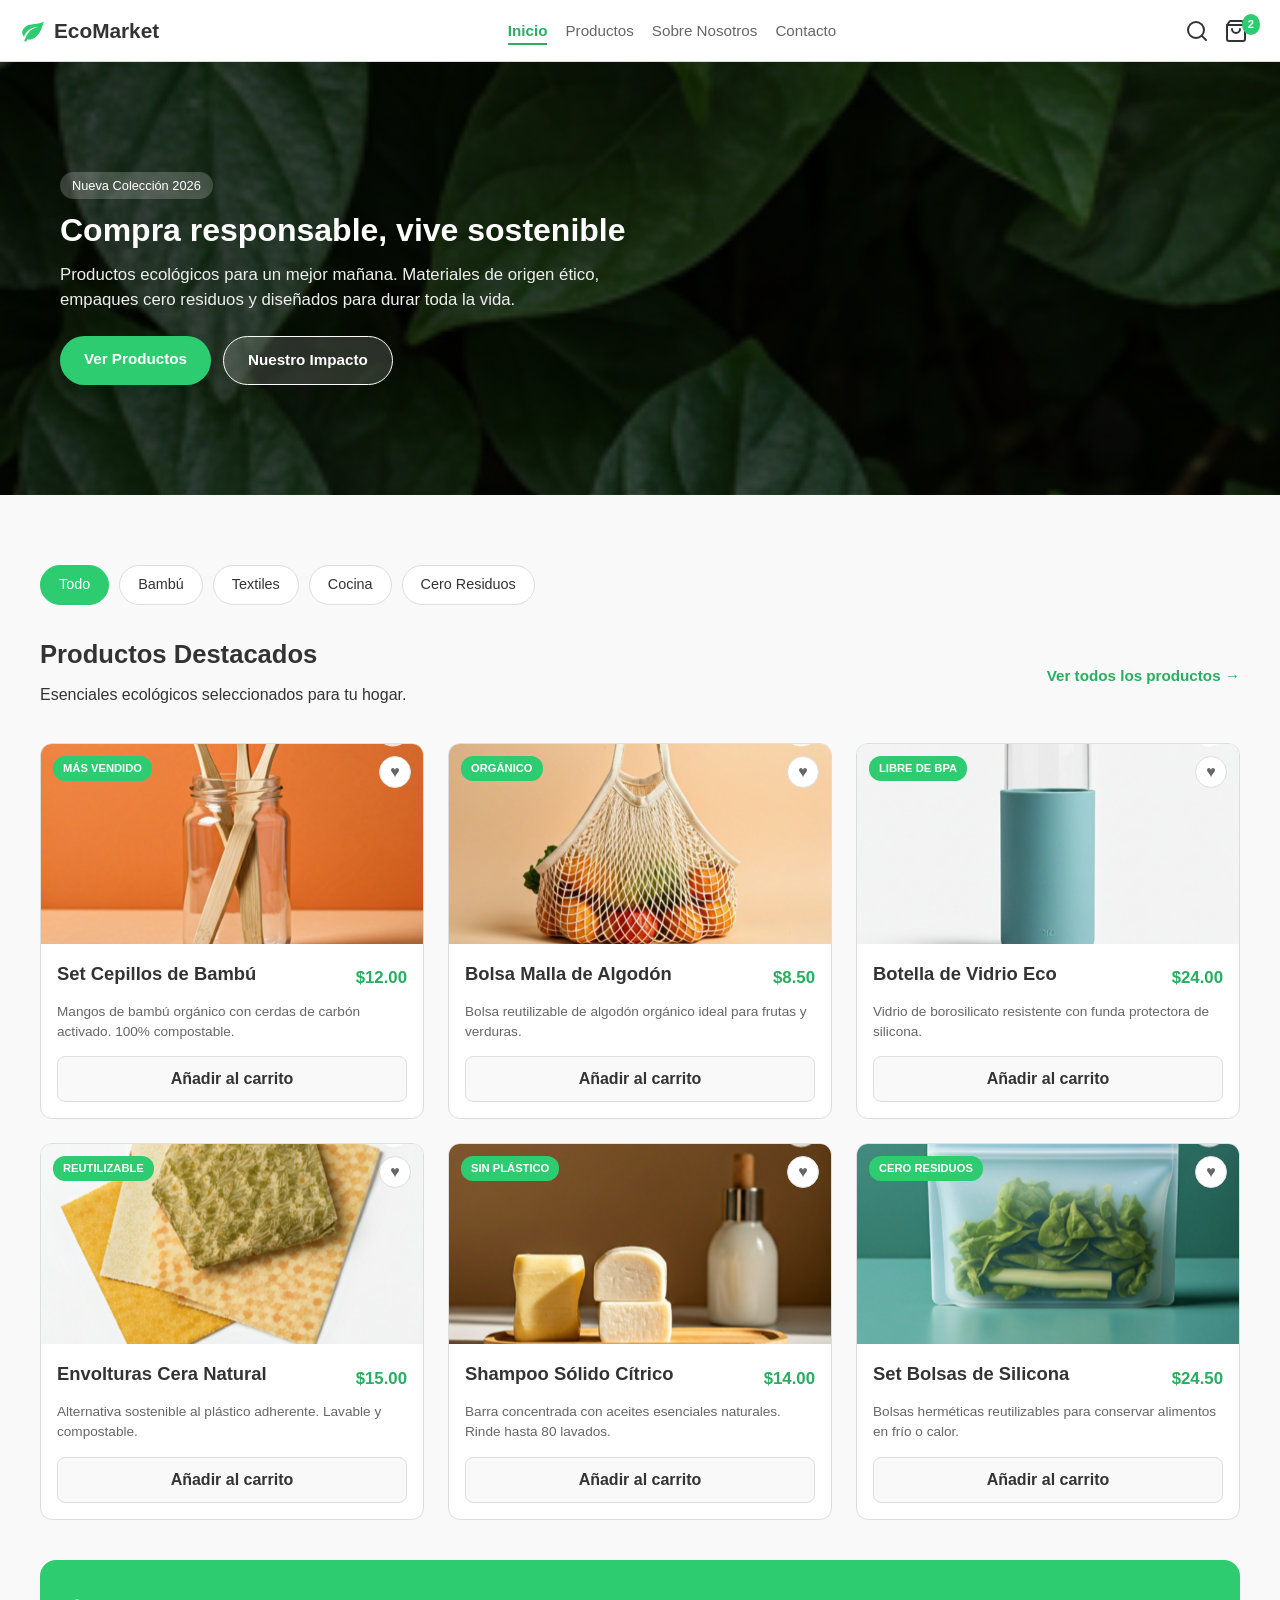
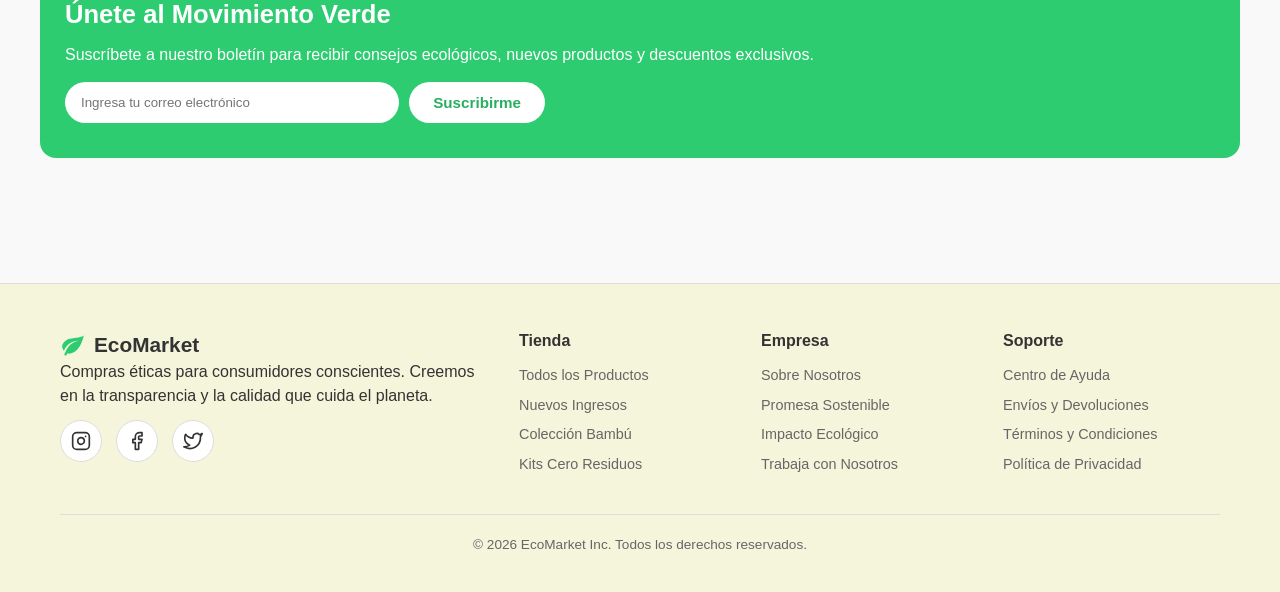
<file: index.html>
<!DOCTYPE html>
<html lang="es">
<head>
  <meta charset="UTF-8">
  <meta name="viewport" content="width=device-width, initial-scale=1.0">
  <title>EcoMarket - Tienda Ecológica</title>
  <!-- hojas de estilo -->
  <link rel="stylesheet" href="css/main.css">
  <link rel="stylesheet" href="css/layout.css">
  <link rel="stylesheet" href="css/components.css">
  <link rel="stylesheet" href="css/animations.css">
</head>
<body>

  <!-- cabecera principal -->
  <header class="cabecera">
    <a href="index.html" class="logo">
      <img src="img/icons/hoja.svg" alt="Logo EcoMarket">
      <span>EcoMarket</span>
    </a>

    <!-- menu principal -->
    <nav>
      <ul class="menu">
        <li><a href="index.html" class="activo">Inicio</a></li>
        <li><a href="views/productos.html">Productos</a></li>
        <li><a href="views/sobre-nosotros.html">Sobre Nosotros</a></li>
        <li><a href="views/contacto.html">Contacto</a></li>
      </ul>
    </nav>

    <!-- iconos de busqueda y carrito -->
    <div class="iconos-nav">
      <a href="views/productos.html" title="Buscar productos">
        <img src="img/icons/lupa.svg" alt="Buscar">
      </a>
      <a href="views/productos.html" class="icono-carrito" title="Ver carrito">
        <img src="img/icons/carrito.svg" alt="Carrito">
        <span class="contador">2</span>
      </a>
    </div>
  </header>

  <!-- contenido principal -->
  <main>

    <!-- banner hero -->
    <section class="hero">
      <div class="contenedor">
        <div class="hero-contenido">
          <span class="etiqueta-hero">Nueva Colección 2026</span>
          <h1>Compra responsable, vive sostenible</h1>
          <p>Productos ecológicos para un mejor mañana. Materiales de origen ético, empaques cero residuos y diseñados para durar toda la vida.</p>
          <div class="botones-hero">
            <a href="views/productos.html" class="btn btn-verde">Ver Productos</a>
            <a href="views/sobre-nosotros.html" class="btn btn-borde">Nuestro Impacto</a>
          </div>
        </div>
      </div>
    </section>

    <!-- seccion de productos destacados -->
    <section class="seccion contenedor">

      <!-- filtros rapidos por categoria -->
      <div class="filtros-rapidos">
        <a href="views/productos.html" class="pastilla activo">Todo</a>
        <a href="views/productos.html" class="pastilla">Bambú</a>
        <a href="views/productos.html" class="pastilla">Textiles</a>
        <a href="views/productos.html" class="pastilla">Cocina</a>
        <a href="views/productos.html" class="pastilla">Cero Residuos</a>
      </div>

      <!-- titulo de la seccion -->
      <div class="encabezado-seccion">
        <div>
          <h2>Productos Destacados</h2>
          <p>Esenciales ecológicos seleccionados para tu hogar.</p>
        </div>
        <a href="views/productos.html" class="enlace-ver">Ver todos los productos &rarr;</a>
      </div>

      <!-- grilla de 6 tarjetas destacadas -->
      <div class="grid-destacados contenedor-tarjetas">

        <!-- tarjeta 1 -->
        <article class="card tarjeta">
          <div class="imagen-tarjeta">
            <span class="badge">Más Vendido</span>
            <img src="img/products/cepillo-bambu.jpg" alt="Set de Cepillos de Bambú">
            <a href="#fav-home-1" id="fav-home-1" class="btn-favorito" title="Favorito">&hearts;</a>
          </div>
          <div class="info-tarjeta">
            <div class="fila-titulo">
              <h3>Set Cepillos de Bambú</h3>
              <span class="precio">$12.00</span>
            </div>
            <p class="descripcion-corta">Mangos de bambú orgánico con cerdas de carbón activado. 100% compostable.</p>
            <a href="views/productos.html" class="btn-carrito">Añadir al carrito</a>
          </div>
        </article>

        <!-- tarjeta 2 -->
        <article class="card tarjeta">
          <div class="imagen-tarjeta">
            <span class="badge">Orgánico</span>
            <img src="img/products/bolsa-malla.jpg" alt="Bolsa de Malla de Algodón">
            <a href="#fav-home-2" id="fav-home-2" class="btn-favorito" title="Favorito">&hearts;</a>
          </div>
          <div class="info-tarjeta">
            <div class="fila-titulo">
              <h3>Bolsa Malla de Algodón</h3>
              <span class="precio">$8.50</span>
            </div>
            <p class="descripcion-corta">Bolsa reutilizable de algodón orgánico ideal para frutas y verduras.</p>
            <a href="views/productos.html" class="btn-carrito">Añadir al carrito</a>
          </div>
        </article>

        <!-- tarjeta 3 -->
        <article class="card tarjeta">
          <div class="imagen-tarjeta">
            <span class="badge">Libre de BPA</span>
            <img src="img/products/botella-vidrio.jpg" alt="Botella de Agua de Vidrio">
            <a href="#fav-home-3" id="fav-home-3" class="btn-favorito" title="Favorito">&hearts;</a>
          </div>
          <div class="info-tarjeta">
            <div class="fila-titulo">
              <h3>Botella de Vidrio Eco</h3>
              <span class="precio">$24.00</span>
            </div>
            <p class="descripcion-corta">Vidrio de borosilicato resistente con funda protectora de silicona.</p>
            <a href="views/productos.html" class="btn-carrito">Añadir al carrito</a>
          </div>
        </article>

        <!-- tarjeta 4 -->
        <article class="card tarjeta">
          <div class="imagen-tarjeta">
            <span class="badge">Reutilizable</span>
            <img src="img/products/envoltura-cera.jpg" alt="Envolturas de Cera de Abeja">
            <a href="#fav-home-4" id="fav-home-4" class="btn-favorito" title="Favorito">&hearts;</a>
          </div>
          <div class="info-tarjeta">
            <div class="fila-titulo">
              <h3>Envolturas Cera Natural</h3>
              <span class="precio">$15.00</span>
            </div>
            <p class="descripcion-corta">Alternativa sostenible al plástico adherente. Lavable y compostable.</p>
            <a href="views/productos.html" class="btn-carrito">Añadir al carrito</a>
          </div>
        </article>

        <!-- tarjeta 5 -->
        <article class="card tarjeta">
          <div class="imagen-tarjeta">
            <span class="badge">Sin Plástico</span>
            <img src="img/products/shampoo-solido.jpg" alt="Barra de Shampoo Cítrico">
            <a href="#fav-home-5" id="fav-home-5" class="btn-favorito" title="Favorito">&hearts;</a>
          </div>
          <div class="info-tarjeta">
            <div class="fila-titulo">
              <h3>Shampoo Sólido Cítrico</h3>
              <span class="precio">$14.00</span>
            </div>
            <p class="descripcion-corta">Barra concentrada con aceites esenciales naturales. Rinde hasta 80 lavados.</p>
            <a href="views/productos.html" class="btn-carrito">Añadir al carrito</a>
          </div>
        </article>

        <!-- tarjeta 6 -->
        <article class="card tarjeta">
          <div class="imagen-tarjeta">
            <span class="badge">Cero Residuos</span>
            <img src="img/products/bolsas-silicona.jpg" alt="Set de Bolsas de Silicona">
            <a href="#fav-home-6" id="fav-home-6" class="btn-favorito" title="Favorito">&hearts;</a>
          </div>
          <div class="info-tarjeta">
            <div class="fila-titulo">
              <h3>Set Bolsas de Silicona</h3>
              <span class="precio">$24.50</span>
            </div>
            <p class="descripcion-corta">Bolsas herméticas reutilizables para conservar alimentos en frío o calor.</p>
            <a href="views/productos.html" class="btn-carrito">Añadir al carrito</a>
          </div>
        </article>

      </div>

      <!-- banner de suscripcion al boletin -->
      <div class="boletin">
        <h2>Únete al Movimiento Verde</h2>
        <p>Suscríbete a nuestro boletín para recibir consejos ecológicos, nuevos productos y descuentos exclusivos.</p>
        <form action="#" method="get" class="form-boletin">
          <input type="email" placeholder="Ingresa tu correo electrónico" required>
          <button type="submit" class="btn">Suscribirme</button>
        </form>
      </div>

    </section>

  </main>

  <!-- pie de pagina -->
  <footer class="pie">
    <div class="contenedor">
      <div class="columnas-pie">

        <!-- columna 1 info -->
        <div class="columna-pie">
          <a href="index.html" class="logo">
            <img src="img/icons/hoja.svg" alt="Logo EcoMarket">
            <span>EcoMarket</span>
          </a>
          <p>Compras éticas para consumidores conscientes. Creemos en la transparencia y la calidad que cuida el planeta.</p>
          <div class="redes-sociales">
            <a href="https://instagram.com" class="icono-red" target="_blank" rel="noopener">
              <img src="img/icons/instagram.svg" alt="Instagram">
            </a>
            <a href="https://facebook.com" class="icono-red" target="_blank" rel="noopener">
              <img src="img/icons/facebook.svg" alt="Facebook">
            </a>
            <a href="https://twitter.com" class="icono-red" target="_blank" rel="noopener">
              <img src="img/icons/twitter.svg" alt="Twitter">
            </a>
          </div>
        </div>

        <!-- columna 2 tienda -->
        <div class="columna-pie">
          <h3>Tienda</h3>
          <ul>
            <li><a href="views/productos.html">Todos los Productos</a></li>
            <li><a href="views/productos.html">Nuevos Ingresos</a></li>
            <li><a href="views/productos.html">Colección Bambú</a></li>
            <li><a href="views/productos.html">Kits Cero Residuos</a></li>
          </ul>
        </div>

        <!-- columna 3 empresa -->
        <div class="columna-pie">
          <h3>Empresa</h3>
          <ul>
            <li><a href="views/sobre-nosotros.html">Sobre Nosotros</a></li>
            <li><a href="views/sobre-nosotros.html">Promesa Sostenible</a></li>
            <li><a href="views/sobre-nosotros.html">Impacto Ecológico</a></li>
            <li><a href="views/contacto.html">Trabaja con Nosotros</a></li>
          </ul>
        </div>

        <!-- columna 4 soporte -->
        <div class="columna-pie">
          <h3>Soporte</h3>
          <ul>
            <li><a href="views/contacto.html">Centro de Ayuda</a></li>
            <li><a href="views/contacto.html">Envíos y Devoluciones</a></li>
            <li><a href="views/contacto.html">Términos y Condiciones</a></li>
            <li><a href="views/contacto.html">Política de Privacidad</a></li>
          </ul>
        </div>

      </div>

      <div class="derechos">
        <p>&copy; 2026 EcoMarket Inc. Todos los derechos reservados.</p>
      </div>
    </div>
  </footer>

</body>
</html>
</file>
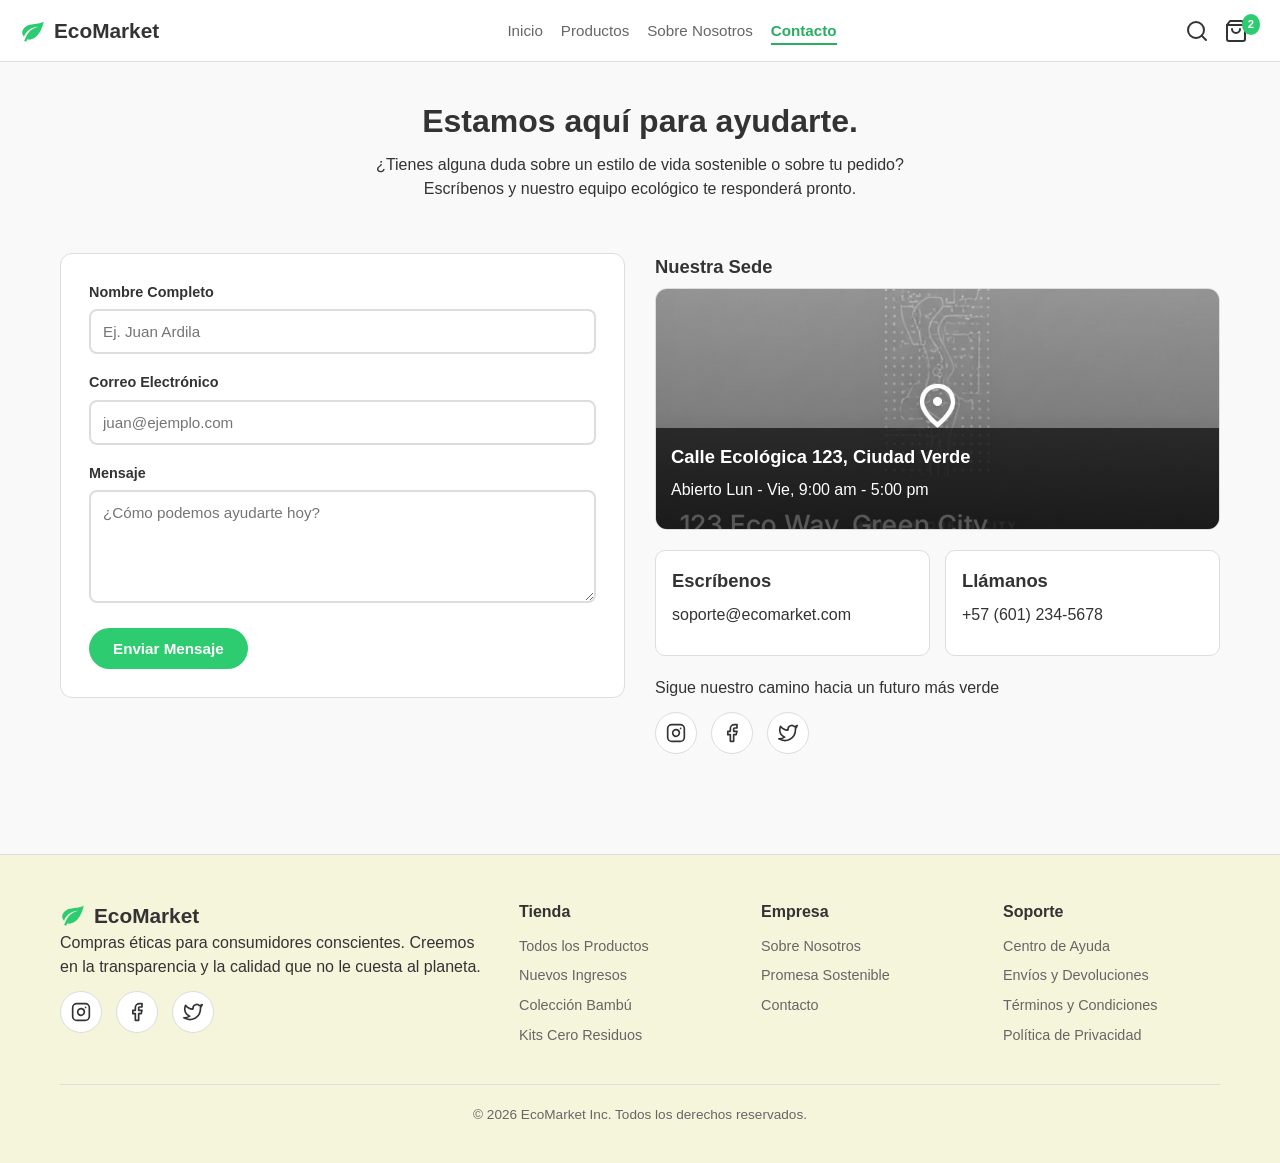
<file: views/contacto.html>
<!DOCTYPE html>
<html lang="es">
<head>
  <meta charset="UTF-8">
  <meta name="viewport" content="width=device-width, initial-scale=1.0">
  <title>Contacto y Soporte - EcoMarket</title>
  <!-- hojas de estilo -->
  <link rel="stylesheet" href="../css/main.css">
  <link rel="stylesheet" href="../css/layout.css">
  <link rel="stylesheet" href="../css/components.css">
  <link rel="stylesheet" href="../css/animations.css">
</head>
<body>

  <!-- cabecera principal -->
  <header class="cabecera">
    <a href="../index.html" class="logo">
      <img src="../img/icons/hoja.svg" alt="Logo EcoMarket">
      <span>EcoMarket</span>
    </a>

    <!-- menu principal -->
    <nav>
      <ul class="menu">
        <li><a href="../index.html">Inicio</a></li>
        <li><a href="productos.html">Productos</a></li>
        <li><a href="sobre-nosotros.html">Sobre Nosotros</a></li>
        <li><a href="contacto.html" class="activo">Contacto</a></li>
      </ul>
    </nav>

    <!-- iconos de busqueda y carrito -->
    <div class="iconos-nav">
      <a href="productos.html" title="Buscar productos">
        <img src="../img/icons/lupa.svg" alt="Buscar">
      </a>
      <a href="productos.html" class="icono-carrito" title="Ver carrito">
        <img src="../img/icons/carrito.svg" alt="Carrito">
        <span class="contador">2</span>
      </a>
    </div>
  </header>

  <!-- contenido principal -->
  <main class="contenedor">

    <!-- titulo principal de contacto -->
    <section class="cabecera-contacto">
      <h1>Estamos aquí para ayudarte.</h1>
      <p>¿Tienes alguna duda sobre un estilo de vida sostenible o sobre tu pedido? Escríbenos y nuestro equipo ecológico te responderá pronto.</p>
    </section>

    <!-- grilla de contacto: formulario e informacion -->
    <div class="layout-contacto">

      <!-- formulario de contacto con validacion css -->
      <section class="formulario-contacto">
        <form action="#" method="get">

          <!-- campo nombre -->
          <div class="campo">
            <label for="nombre">Nombre Completo</label>
            <input type="text" id="nombre" name="nombre" placeholder="Ej. Juan Ardila" minlength="3" required>
          </div>

          <!-- campo correo -->
          <div class="campo">
            <label for="correo">Correo Electrónico</label>
            <input type="email" id="correo" name="correo" placeholder="juan@ejemplo.com" required>
          </div>

          <!-- campo mensaje -->
          <div class="campo">
            <label for="mensaje">Mensaje</label>
            <textarea id="mensaje" name="mensaje" rows="5" placeholder="¿Cómo podemos ayudarte hoy?" minlength="10" required></textarea>
          </div>

          <!-- boton de envio -->
          <button type="submit" class="btn btn-verde">Enviar Mensaje</button>

        </form>
      </section>

      <!-- columna lateral con mapa, datos y redes -->
      <aside>
        <h3>Nuestra Sede</h3>

        <!-- mapa estatico estilizado -->
        <div class="caja-mapa">
          <img src="../img/hero/mapa-ubicacion.jpg" alt="Mapa de ubicación EcoMarket">
          <div class="info-mapa">
            <h3>Calle Ecológica 123, Ciudad Verde</h3>
            <p>Abierto Lun - Vie, 9:00 am - 5:00 pm</p>
          </div>
        </div>

        <!-- tarjetas de correo y telefono -->
        <div class="grid-datos-contacto">
          <article class="caja-dato">
            <h3>Escríbenos</h3>
            <p>soporte@ecomarket.com</p>
          </article>

          <article class="caja-dato">
            <h3>Llámanos</h3>
            <p>+57 (601) 234-5678</p>
          </article>
        </div>

        <!-- iconos de redes sociales con efecto scale -->
        <div>
          <p>Sigue nuestro camino hacia un futuro más verde</p>
          <div class="redes-sociales">
            <a href="https://instagram.com" class="icono-red" target="_blank" rel="noopener" title="Instagram">
              <img src="../img/icons/instagram.svg" alt="Instagram">
            </a>
            <a href="https://facebook.com" class="icono-red" target="_blank" rel="noopener" title="Facebook">
              <img src="../img/icons/facebook.svg" alt="Facebook">
            </a>
            <a href="https://twitter.com" class="icono-red" target="_blank" rel="noopener" title="Twitter">
              <img src="../img/icons/twitter.svg" alt="Twitter">
            </a>
          </div>
        </div>

      </aside>

    </div>

  </main>

  <!-- pie de pagina -->
  <footer class="pie">
    <div class="contenedor">
      <div class="columnas-pie">

        <!-- columna 1 info -->
        <div class="columna-pie">
          <a href="../index.html" class="logo">
            <img src="../img/icons/hoja.svg" alt="Logo EcoMarket">
            <span>EcoMarket</span>
          </a>
          <p>Compras éticas para consumidores conscientes. Creemos en la transparencia y la calidad que no le cuesta al planeta.</p>
          <div class="redes-sociales">
            <a href="https://instagram.com" class="icono-red" target="_blank" rel="noopener">
              <img src="../img/icons/instagram.svg" alt="Instagram">
            </a>
            <a href="https://facebook.com" class="icono-red" target="_blank" rel="noopener">
              <img src="../img/icons/facebook.svg" alt="Facebook">
            </a>
            <a href="https://twitter.com" class="icono-red" target="_blank" rel="noopener">
              <img src="../img/icons/twitter.svg" alt="Twitter">
            </a>
          </div>
        </div>

        <!-- columna 2 tienda -->
        <div class="columna-pie">
          <h3>Tienda</h3>
          <ul>
            <li><a href="productos.html">Todos los Productos</a></li>
            <li><a href="productos.html">Nuevos Ingresos</a></li>
            <li><a href="productos.html">Colección Bambú</a></li>
            <li><a href="productos.html">Kits Cero Residuos</a></li>
          </ul>
        </div>

        <!-- columna 3 empresa -->
        <div class="columna-pie">
          <h3>Empresa</h3>
          <ul>
            <li><a href="sobre-nosotros.html">Sobre Nosotros</a></li>
            <li><a href="sobre-nosotros.html">Promesa Sostenible</a></li>
            <li><a href="contacto.html">Contacto</a></li>
          </ul>
        </div>

        <!-- columna 4 soporte -->
        <div class="columna-pie">
          <h3>Soporte</h3>
          <ul>
            <li><a href="contacto.html">Centro de Ayuda</a></li>
            <li><a href="contacto.html">Envíos y Devoluciones</a></li>
            <li><a href="contacto.html">Términos y Condiciones</a></li>
            <li><a href="contacto.html">Política de Privacidad</a></li>
          </ul>
        </div>

      </div>

      <div class="derechos">
        <p>&copy; 2026 EcoMarket Inc. Todos los derechos reservados.</p>
      </div>
    </div>
  </footer>

</body>
</html>
</file>
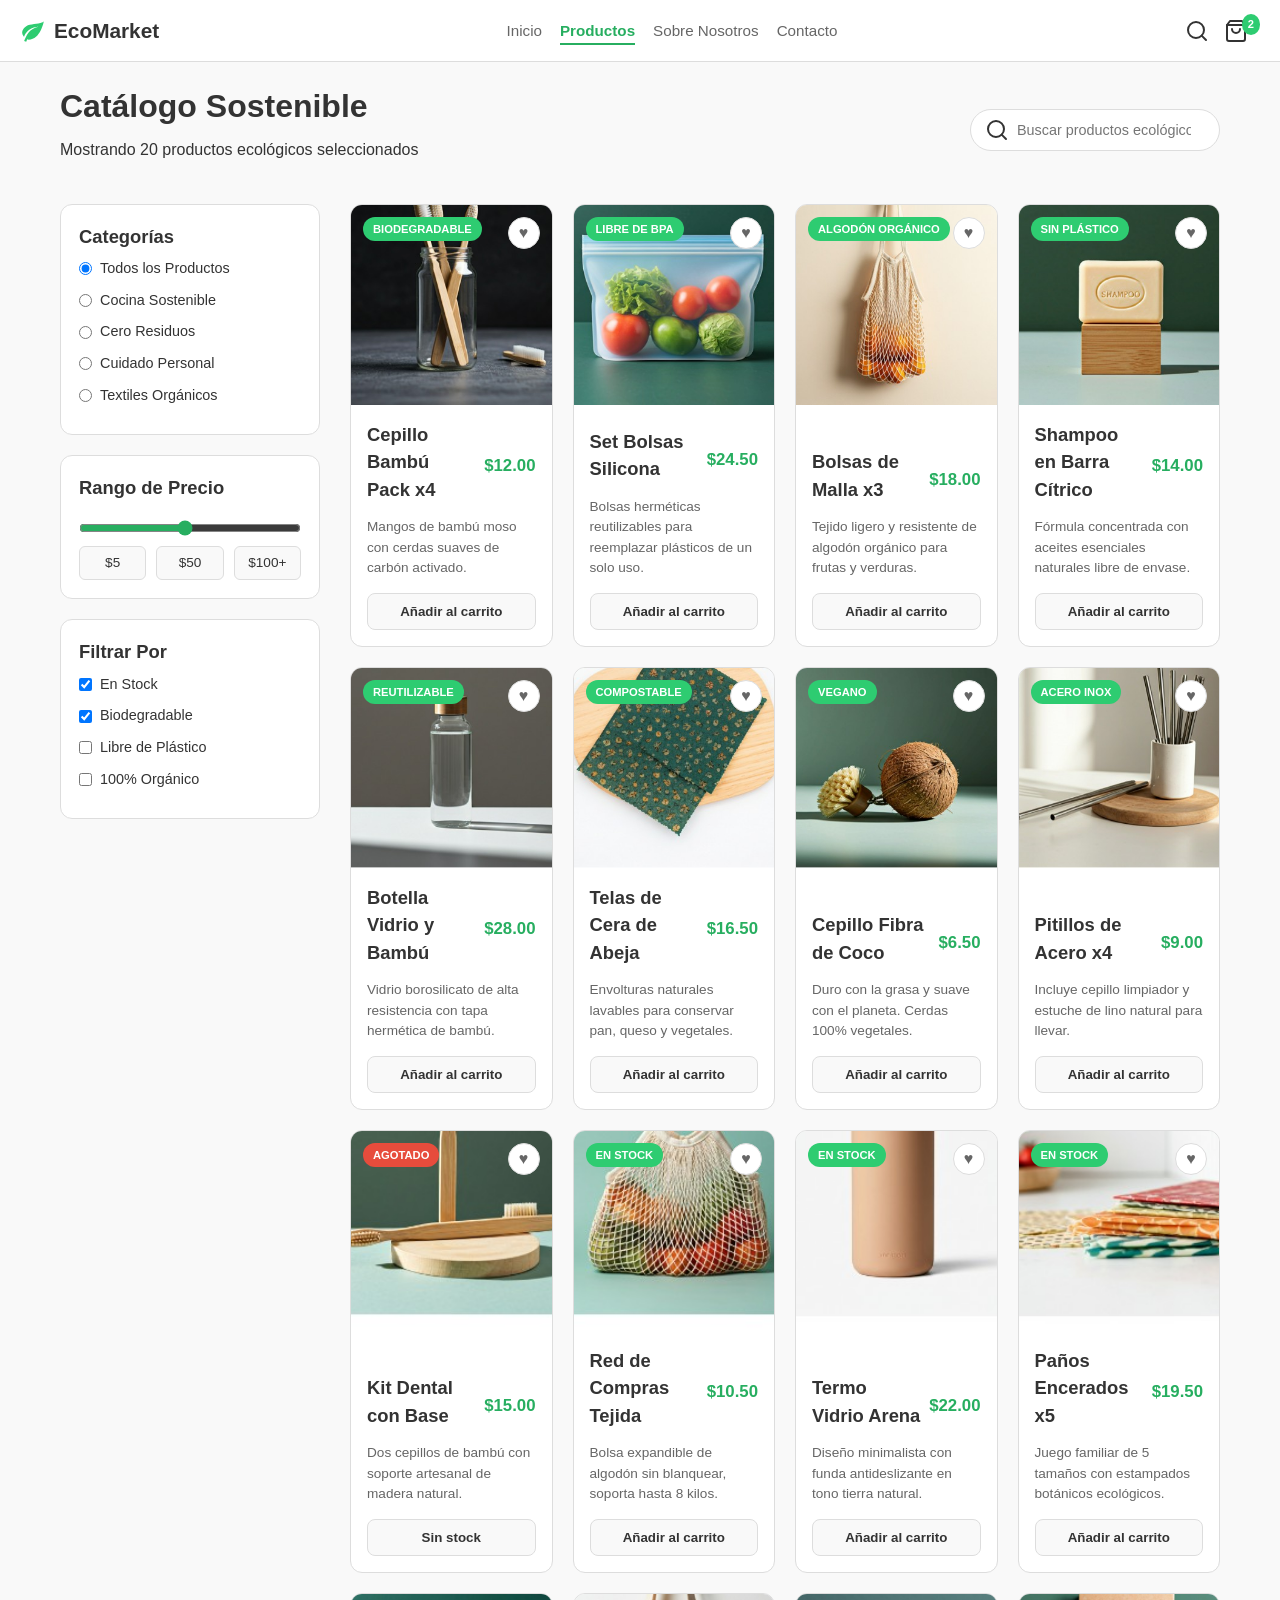
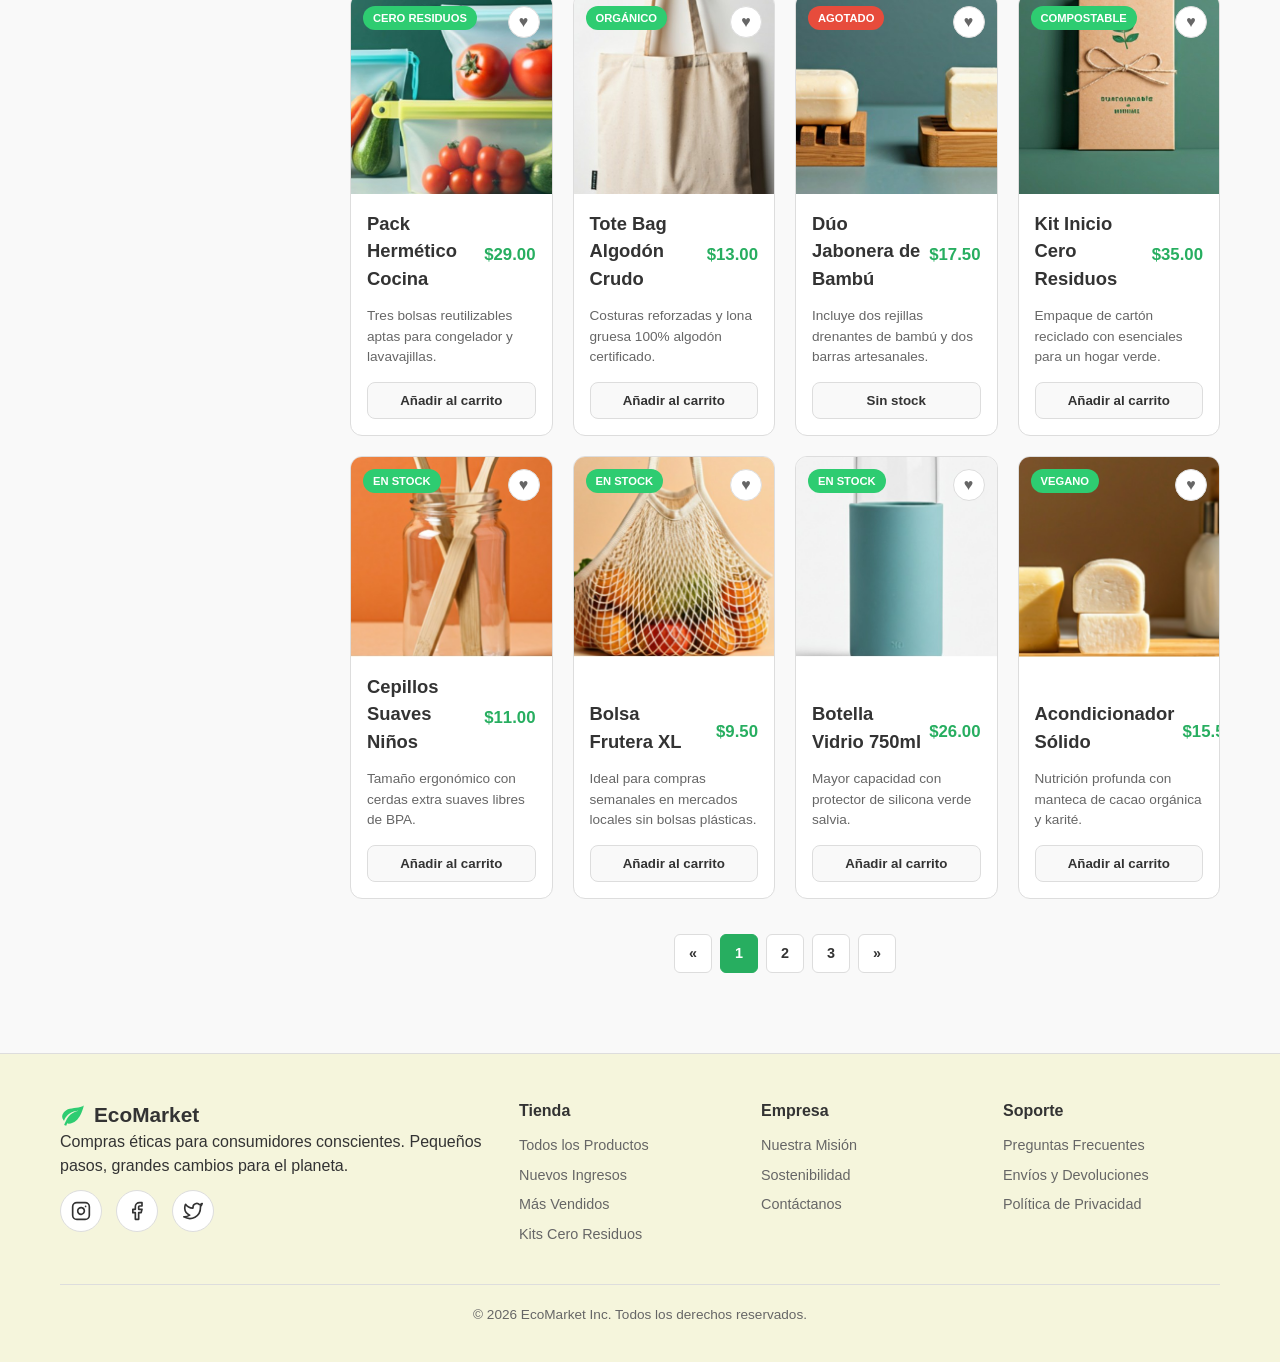
<file: views/productos.html>
<!DOCTYPE html>
<html lang="es">
<head>
  <meta charset="UTF-8">
  <meta name="viewport" content="width=device-width, initial-scale=1.0">
  <title>Catálogo de Productos - EcoMarket</title>
  <!-- hojas de estilo -->
  <link rel="stylesheet" href="../css/main.css">
  <link rel="stylesheet" href="../css/layout.css">
  <link rel="stylesheet" href="../css/components.css">
  <link rel="stylesheet" href="../css/animations.css">
</head>
<body>

  <!-- cabecera principal -->
  <header class="cabecera">
    <a href="../index.html" class="logo">
      <img src="../img/icons/hoja.svg" alt="Logo EcoMarket">
      <span>EcoMarket</span>
    </a>

    <!-- menu principal -->
    <nav>
      <ul class="menu">
        <li><a href="../index.html">Inicio</a></li>
        <li><a href="productos.html" class="activo">Productos</a></li>
        <li><a href="sobre-nosotros.html">Sobre Nosotros</a></li>
        <li><a href="contacto.html">Contacto</a></li>
      </ul>
    </nav>

    <!-- iconos de busqueda y carrito -->
    <div class="iconos-nav">
      <a href="productos.html" title="Buscar productos">
        <img src="../img/icons/lupa.svg" alt="Buscar">
      </a>
      <a href="productos.html" class="icono-carrito" title="Ver carrito">
        <img src="../img/icons/carrito.svg" alt="Carrito">
        <span class="contador">2</span>
      </a>
    </div>
  </header>

  <!-- contenido principal del catalogo -->
  <main class="contenedor">

    <!-- barra superior con titulo y buscador -->
    <section class="barra-superior-catalogo">
      <div>
        <h1>Catálogo Sostenible</h1>
        <p>Mostrando 20 productos ecológicos seleccionados</p>
      </div>

      <!-- buscador visual -->
      <div class="buscador">
        <img src="../img/icons/lupa.svg" alt="Buscar">
        <input type="search" placeholder="Buscar productos ecológicos...">
      </div>
    </section>

    <!-- estructura principal con sidebar sticky y grilla -->
    <div class="layout-catalogo">

      <!-- barra lateral de filtros -->
      <aside class="sidebar">

        <!-- filtro por categorias -->
        <div class="bloque-filtro">
          <h3>Categorías</h3>
          <ul class="lista-filtros">
            <li>
              <label>
                <input type="radio" name="categoria" checked>
                <span>Todos los Productos</span>
              </label>
            </li>
            <li>
              <label>
                <input type="radio" name="categoria">
                <span>Cocina Sostenible</span>
              </label>
            </li>
            <li>
              <label>
                <input type="radio" name="categoria">
                <span>Cero Residuos</span>
              </label>
            </li>
            <li>
              <label>
                <input type="radio" name="categoria">
                <span>Cuidado Personal</span>
              </label>
            </li>
            <li>
              <label>
                <input type="radio" name="categoria">
                <span>Textiles Orgánicos</span>
              </label>
            </li>
          </ul>
        </div>

        <!-- filtro por rango de precio -->
        <div class="bloque-filtro">
          <h3>Rango de Precio</h3>
          <input type="range" min="5" max="100" value="50" class="rango-precio">
          <div class="cajas-precio">
            <span>$5</span>
            <span>$50</span>
            <span>$100+</span>
          </div>
        </div>

        <!-- filtro por disponibilidad y sellos -->
        <div class="bloque-filtro">
          <h3>Filtrar Por</h3>
          <ul class="lista-filtros">
            <li>
              <label>
                <input type="checkbox" checked>
                <span>En Stock</span>
              </label>
            </li>
            <li>
              <label>
                <input type="checkbox" checked>
                <span>Biodegradable</span>
              </label>
            </li>
            <li>
              <label>
                <input type="checkbox">
                <span>Libre de Plástico</span>
              </label>
            </li>
            <li>
              <label>
                <input type="checkbox">
                <span>100% Orgánico</span>
              </label>
            </li>
          </ul>
        </div>

      </aside>

      <!-- contenedor de la grilla de 20 productos -->
      <section>
        <div class="grid-catalogo">

          <!-- producto 1 -->
          <article class="card tarjeta">
            <div class="imagen-tarjeta">
              <span class="badge">Biodegradable</span>
              <img src="../img/products/cepillo-carbon.jpg" alt="Cepillo de Bambú y Carbón">
              <a href="#fav-1" id="fav-1" class="btn-favorito" title="Favorito">&hearts;</a>
            </div>
            <div class="info-tarjeta">
              <div class="fila-titulo">
                <h3>Cepillo Bambú Pack x4</h3>
                <span class="precio">$12.00</span>
              </div>
              <p class="descripcion-corta">Mangos de bambú moso con cerdas suaves de carbón activado.</p>
              <button type="button" class="btn-carrito">Añadir al carrito</button>
            </div>
          </article>

          <!-- producto 2 -->
          <article class="card tarjeta">
            <div class="imagen-tarjeta">
              <span class="badge">Libre de BPA</span>
              <img src="../img/products/set-silicona.jpg" alt="Set de Silicona Reutilizable">
              <a href="#fav-2" id="fav-2" class="btn-favorito" title="Favorito">&hearts;</a>
            </div>
            <div class="info-tarjeta">
              <div class="fila-titulo">
                <h3>Set Bolsas Silicona</h3>
                <span class="precio">$24.50</span>
              </div>
              <p class="descripcion-corta">Bolsas herméticas reutilizables para reemplazar plásticos de un solo uso.</p>
              <button type="button" class="btn-carrito">Añadir al carrito</button>
            </div>
          </article>

          <!-- producto 3 -->
          <article class="card tarjeta">
            <div class="imagen-tarjeta">
              <span class="badge">Algodón Orgánico</span>
              <img src="../img/products/bolsa-organica.jpg" alt="Bolsas de Malla para Mercado">
              <a href="#fav-3" id="fav-3" class="btn-favorito" title="Favorito">&hearts;</a>
            </div>
            <div class="info-tarjeta">
              <div class="fila-titulo">
                <h3>Bolsas de Malla x3</h3>
                <span class="precio">$18.00</span>
              </div>
              <p class="descripcion-corta">Tejido ligero y resistente de algodón orgánico para frutas y verduras.</p>
              <button type="button" class="btn-carrito">Añadir al carrito</button>
            </div>
          </article>

          <!-- producto 4 -->
          <article class="card tarjeta">
            <div class="imagen-tarjeta">
              <span class="badge">Sin Plástico</span>
              <img src="../img/products/jabon-citrico.jpg" alt="Barra de Shampoo Cítrico">
              <a href="#fav-4" id="fav-4" class="btn-favorito" title="Favorito">&hearts;</a>
            </div>
            <div class="info-tarjeta">
              <div class="fila-titulo">
                <h3>Shampoo en Barra Cítrico</h3>
                <span class="precio">$14.00</span>
              </div>
              <p class="descripcion-corta">Fórmula concentrada con aceites esenciales naturales libre de envase.</p>
              <button type="button" class="btn-carrito">Añadir al carrito</button>
            </div>
          </article>

          <!-- producto 5 -->
          <article class="card tarjeta">
            <div class="imagen-tarjeta">
              <span class="badge">Reutilizable</span>
              <img src="../img/products/botella-bambu.jpg" alt="Botella de Vidrio con Tapa de Bambú">
              <a href="#fav-5" id="fav-5" class="btn-favorito" title="Favorito">&hearts;</a>
            </div>
            <div class="info-tarjeta">
              <div class="fila-titulo">
                <h3>Botella Vidrio y Bambú</h3>
                <span class="precio">$28.00</span>
              </div>
              <p class="descripcion-corta">Vidrio borosilicato de alta resistencia con tapa hermética de bambú.</p>
              <button type="button" class="btn-carrito">Añadir al carrito</button>
            </div>
          </article>

          <!-- producto 6 -->
          <article class="card tarjeta">
            <div class="imagen-tarjeta">
              <span class="badge">Compostable</span>
              <img src="../img/products/tela-cera.jpg" alt="Telas Enceradas para Alimentos">
              <a href="#fav-6" id="fav-6" class="btn-favorito" title="Favorito">&hearts;</a>
            </div>
            <div class="info-tarjeta">
              <div class="fila-titulo">
                <h3>Telas de Cera de Abeja</h3>
                <span class="precio">$16.50</span>
              </div>
              <p class="descripcion-corta">Envolturas naturales lavables para conservar pan, queso y vegetales.</p>
              <button type="button" class="btn-carrito">Añadir al carrito</button>
            </div>
          </article>

          <!-- producto 7 -->
          <article class="card tarjeta">
            <div class="imagen-tarjeta">
              <span class="badge">Vegano</span>
              <img src="../img/products/esponja-coco.jpg" alt="Cepillo y Esponja de Fibra de Coco">
              <a href="#fav-7" id="fav-7" class="btn-favorito" title="Favorito">&hearts;</a>
            </div>
            <div class="info-tarjeta">
              <div class="fila-titulo">
                <h3>Cepillo Fibra de Coco</h3>
                <span class="precio">$6.50</span>
              </div>
              <p class="descripcion-corta">Duro con la grasa y suave con el planeta. Cerdas 100% vegetales.</p>
              <button type="button" class="btn-carrito">Añadir al carrito</button>
            </div>
          </article>

          <!-- producto 8 -->
          <article class="card tarjeta">
            <div class="imagen-tarjeta">
              <span class="badge">Acero Inox</span>
              <img src="../img/products/pitillos-acero.jpg" alt="Pitillos de Acero Inoxidable">
              <a href="#fav-8" id="fav-8" class="btn-favorito" title="Favorito">&hearts;</a>
            </div>
            <div class="info-tarjeta">
              <div class="fila-titulo">
                <h3>Pitillos de Acero x4</h3>
                <span class="precio">$9.00</span>
              </div>
              <p class="descripcion-corta">Incluye cepillo limpiador y estuche de lino natural para llevar.</p>
              <button type="button" class="btn-carrito">Añadir al carrito</button>
            </div>
          </article>

          <!-- producto 9 -->
          <article class="card tarjeta">
            <div class="imagen-tarjeta">
              <span class="badge agotado">Agotado</span>
              <img src="../img/products/cepillo-base.jpg" alt="Cepillo de Bambú con Base">
              <a href="#fav-9" id="fav-9" class="btn-favorito" title="Favorito">&hearts;</a>
            </div>
            <div class="info-tarjeta">
              <div class="fila-titulo">
                <h3>Kit Dental con Base</h3>
                <span class="precio">$15.00</span>
              </div>
              <p class="descripcion-corta">Dos cepillos de bambú con soporte artesanal de madera natural.</p>
              <button type="button" class="btn-carrito">Sin stock</button>
            </div>
          </article>

          <!-- producto 10 -->
          <article class="card tarjeta">
            <div class="imagen-tarjeta">
              <span class="badge">En Stock</span>
              <img src="../img/products/red-compras.jpg" alt="Red de Compras Ecológica">
              <a href="#fav-10" id="fav-10" class="btn-favorito" title="Favorito">&hearts;</a>
            </div>
            <div class="info-tarjeta">
              <div class="fila-titulo">
                <h3>Red de Compras Tejida</h3>
                <span class="precio">$10.50</span>
              </div>
              <p class="descripcion-corta">Bolsa expandible de algodón sin blanquear, soporta hasta 8 kilos.</p>
              <button type="button" class="btn-carrito">Añadir al carrito</button>
            </div>
          </article>

          <!-- producto 11 -->
          <article class="card tarjeta">
            <div class="imagen-tarjeta">
              <span class="badge">En Stock</span>
              <img src="../img/products/termo-eco.jpg" alt="Termo de Vidrio con Funda Arena">
              <a href="#fav-11" id="fav-11" class="btn-favorito" title="Favorito">&hearts;</a>
            </div>
            <div class="info-tarjeta">
              <div class="fila-titulo">
                <h3>Termo Vidrio Arena</h3>
                <span class="precio">$22.00</span>
              </div>
              <p class="descripcion-corta">Diseño minimalista con funda antideslizante en tono tierra natural.</p>
              <button type="button" class="btn-carrito">Añadir al carrito</button>
            </div>
          </article>

          <!-- producto 12 -->
          <article class="card tarjeta">
            <div class="imagen-tarjeta">
              <span class="badge">En Stock</span>
              <img src="../img/products/panos-cera.jpg" alt="Paños Encerados Multiusos">
              <a href="#fav-12" id="fav-12" class="btn-favorito" title="Favorito">&hearts;</a>
            </div>
            <div class="info-tarjeta">
              <div class="fila-titulo">
                <h3>Paños Encerados x5</h3>
                <span class="precio">$19.50</span>
              </div>
              <p class="descripcion-corta">Juego familiar de 5 tamaños con estampados botánicos ecológicos.</p>
              <button type="button" class="btn-carrito">Añadir al carrito</button>
            </div>
          </article>

          <!-- producto 13 -->
          <article class="card tarjeta">
            <div class="imagen-tarjeta">
              <span class="badge">Cero Residuos</span>
              <img src="../img/products/bolsas-hermeticas.jpg" alt="Bolsas Herméticas de Silicona">
              <a href="#fav-13" id="fav-13" class="btn-favorito" title="Favorito">&hearts;</a>
            </div>
            <div class="info-tarjeta">
              <div class="fila-titulo">
                <h3>Pack Hermético Cocina</h3>
                <span class="precio">$29.00</span>
              </div>
              <p class="descripcion-corta">Tres bolsas reutilizables aptas para congelador y lavavajillas.</p>
              <button type="button" class="btn-carrito">Añadir al carrito</button>
            </div>
          </article>

          <!-- producto 14 -->
          <article class="card tarjeta">
            <div class="imagen-tarjeta">
              <span class="badge">Orgánico</span>
              <img src="../img/products/totebag-algodon.jpg" alt="Bolso Tote de Algodón Orgánico">
              <a href="#fav-14" id="fav-14" class="btn-favorito" title="Favorito">&hearts;</a>
            </div>
            <div class="info-tarjeta">
              <div class="fila-titulo">
                <h3>Tote Bag Algodón Crudo</h3>
                <span class="precio">$13.00</span>
              </div>
              <p class="descripcion-corta">Costuras reforzadas y lona gruesa 100% algodón certificado.</p>
              <button type="button" class="btn-carrito">Añadir al carrito</button>
            </div>
          </article>

          <!-- producto 15 -->
          <article class="card tarjeta">
            <div class="imagen-tarjeta">
              <span class="badge agotado">Agotado</span>
              <img src="../img/products/jabonera-bambu.jpg" alt="Jabonera de Bambú con Jabones">
              <a href="#fav-15" id="fav-15" class="btn-favorito" title="Favorito">&hearts;</a>
            </div>
            <div class="info-tarjeta">
              <div class="fila-titulo">
                <h3>Dúo Jabonera de Bambú</h3>
                <span class="precio">$17.50</span>
              </div>
              <p class="descripcion-corta">Incluye dos rejillas drenantes de bambú y dos barras artesanales.</p>
              <button type="button" class="btn-carrito">Sin stock</button>
            </div>
          </article>

          <!-- producto 16 -->
          <article class="card tarjeta">
            <div class="imagen-tarjeta">
              <span class="badge">Compostable</span>
              <img src="../img/products/kit-regalo-eco.jpg" alt="Caja de Regalo Sostenible">
              <a href="#fav-16" id="fav-16" class="btn-favorito" title="Favorito">&hearts;</a>
            </div>
            <div class="info-tarjeta">
              <div class="fila-titulo">
                <h3>Kit Inicio Cero Residuos</h3>
                <span class="precio">$35.00</span>
              </div>
              <p class="descripcion-corta">Empaque de cartón reciclado con esenciales para un hogar verde.</p>
              <button type="button" class="btn-carrito">Añadir al carrito</button>
            </div>
          </article>

          <!-- producto 17 -->
          <article class="card tarjeta">
            <div class="imagen-tarjeta">
              <span class="badge">En Stock</span>
              <img src="../img/products/cepillo-bambu.jpg" alt="Cepillos Familiares de Bambú">
              <a href="#fav-17" id="fav-17" class="btn-favorito" title="Favorito">&hearts;</a>
            </div>
            <div class="info-tarjeta">
              <div class="fila-titulo">
                <h3>Cepillos Suaves Niños</h3>
                <span class="precio">$11.00</span>
              </div>
              <p class="descripcion-corta">Tamaño ergonómico con cerdas extra suaves libres de BPA.</p>
              <button type="button" class="btn-carrito">Añadir al carrito</button>
            </div>
          </article>

          <!-- producto 18 -->
          <article class="card tarjeta">
            <div class="imagen-tarjeta">
              <span class="badge">En Stock</span>
              <img src="../img/products/bolsa-malla.jpg" alt="Bolsa de Malla Frutera">
              <a href="#fav-18" id="fav-18" class="btn-favorito" title="Favorito">&hearts;</a>
            </div>
            <div class="info-tarjeta">
              <div class="fila-titulo">
                <h3>Bolsa Frutera XL</h3>
                <span class="precio">$9.50</span>
              </div>
              <p class="descripcion-corta">Ideal para compras semanales en mercados locales sin bolsas plásticas.</p>
              <button type="button" class="btn-carrito">Añadir al carrito</button>
            </div>
          </article>

          <!-- producto 19 -->
          <article class="card tarjeta">
            <div class="imagen-tarjeta">
              <span class="badge">En Stock</span>
              <img src="../img/products/botella-vidrio.jpg" alt="Botella Deportiva de Vidrio">
              <a href="#fav-19" id="fav-19" class="btn-favorito" title="Favorito">&hearts;</a>
            </div>
            <div class="info-tarjeta">
              <div class="fila-titulo">
                <h3>Botella Vidrio 750ml</h3>
                <span class="precio">$26.00</span>
              </div>
              <p class="descripcion-corta">Mayor capacidad con protector de silicona verde salvia.</p>
              <button type="button" class="btn-carrito">Añadir al carrito</button>
            </div>
          </article>

          <!-- producto 20 -->
          <article class="card tarjeta">
            <div class="imagen-tarjeta">
              <span class="badge">Vegano</span>
              <img src="../img/products/shampoo-solido.jpg" alt="Acondicionador Sólido">
              <a href="#fav-20" id="fav-20" class="btn-favorito" title="Favorito">&hearts;</a>
            </div>
            <div class="info-tarjeta">
              <div class="fila-titulo">
                <h3>Acondicionador Sólido</h3>
                <span class="precio">$15.50</span>
              </div>
              <p class="descripcion-corta">Nutrición profunda con manteca de cacao orgánica y karité.</p>
              <button type="button" class="btn-carrito">Añadir al carrito</button>
            </div>
          </article>

        </div>

        <!-- paginacion visual -->
        <div class="paginacion">
          <a href="#" class="pagina">&laquo;</a>
          <a href="#" class="pagina activo">1</a>
          <a href="#" class="pagina">2</a>
          <a href="#" class="pagina">3</a>
          <a href="#" class="pagina">&raquo;</a>
        </div>
      </section>

    </div>

  </main>

  <!-- pie de pagina -->
  <footer class="pie">
    <div class="contenedor">
      <div class="columnas-pie">

        <!-- columna 1 info -->
        <div class="columna-pie">
          <a href="../index.html" class="logo">
            <img src="../img/icons/hoja.svg" alt="Logo EcoMarket">
            <span>EcoMarket</span>
          </a>
          <p>Compras éticas para consumidores conscientes. Pequeños pasos, grandes cambios para el planeta.</p>
          <div class="redes-sociales">
            <a href="https://instagram.com" class="icono-red" target="_blank" rel="noopener">
              <img src="../img/icons/instagram.svg" alt="Instagram">
            </a>
            <a href="https://facebook.com" class="icono-red" target="_blank" rel="noopener">
              <img src="../img/icons/facebook.svg" alt="Facebook">
            </a>
            <a href="https://twitter.com" class="icono-red" target="_blank" rel="noopener">
              <img src="../img/icons/twitter.svg" alt="Twitter">
            </a>
          </div>
        </div>

        <!-- columna 2 tienda -->
        <div class="columna-pie">
          <h3>Tienda</h3>
          <ul>
            <li><a href="productos.html">Todos los Productos</a></li>
            <li><a href="productos.html">Nuevos Ingresos</a></li>
            <li><a href="productos.html">Más Vendidos</a></li>
            <li><a href="productos.html">Kits Cero Residuos</a></li>
          </ul>
        </div>

        <!-- columna 3 empresa -->
        <div class="columna-pie">
          <h3>Empresa</h3>
          <ul>
            <li><a href="sobre-nosotros.html">Nuestra Misión</a></li>
            <li><a href="sobre-nosotros.html">Sostenibilidad</a></li>
            <li><a href="contacto.html">Contáctanos</a></li>
          </ul>
        </div>

        <!-- columna 4 soporte -->
        <div class="columna-pie">
          <h3>Soporte</h3>
          <ul>
            <li><a href="contacto.html">Preguntas Frecuentes</a></li>
            <li><a href="contacto.html">Envíos y Devoluciones</a></li>
            <li><a href="contacto.html">Política de Privacidad</a></li>
          </ul>
        </div>

      </div>

      <div class="derechos">
        <p>&copy; 2026 EcoMarket Inc. Todos los derechos reservados.</p>
      </div>
    </div>
  </footer>

</body>
</html>
</file>
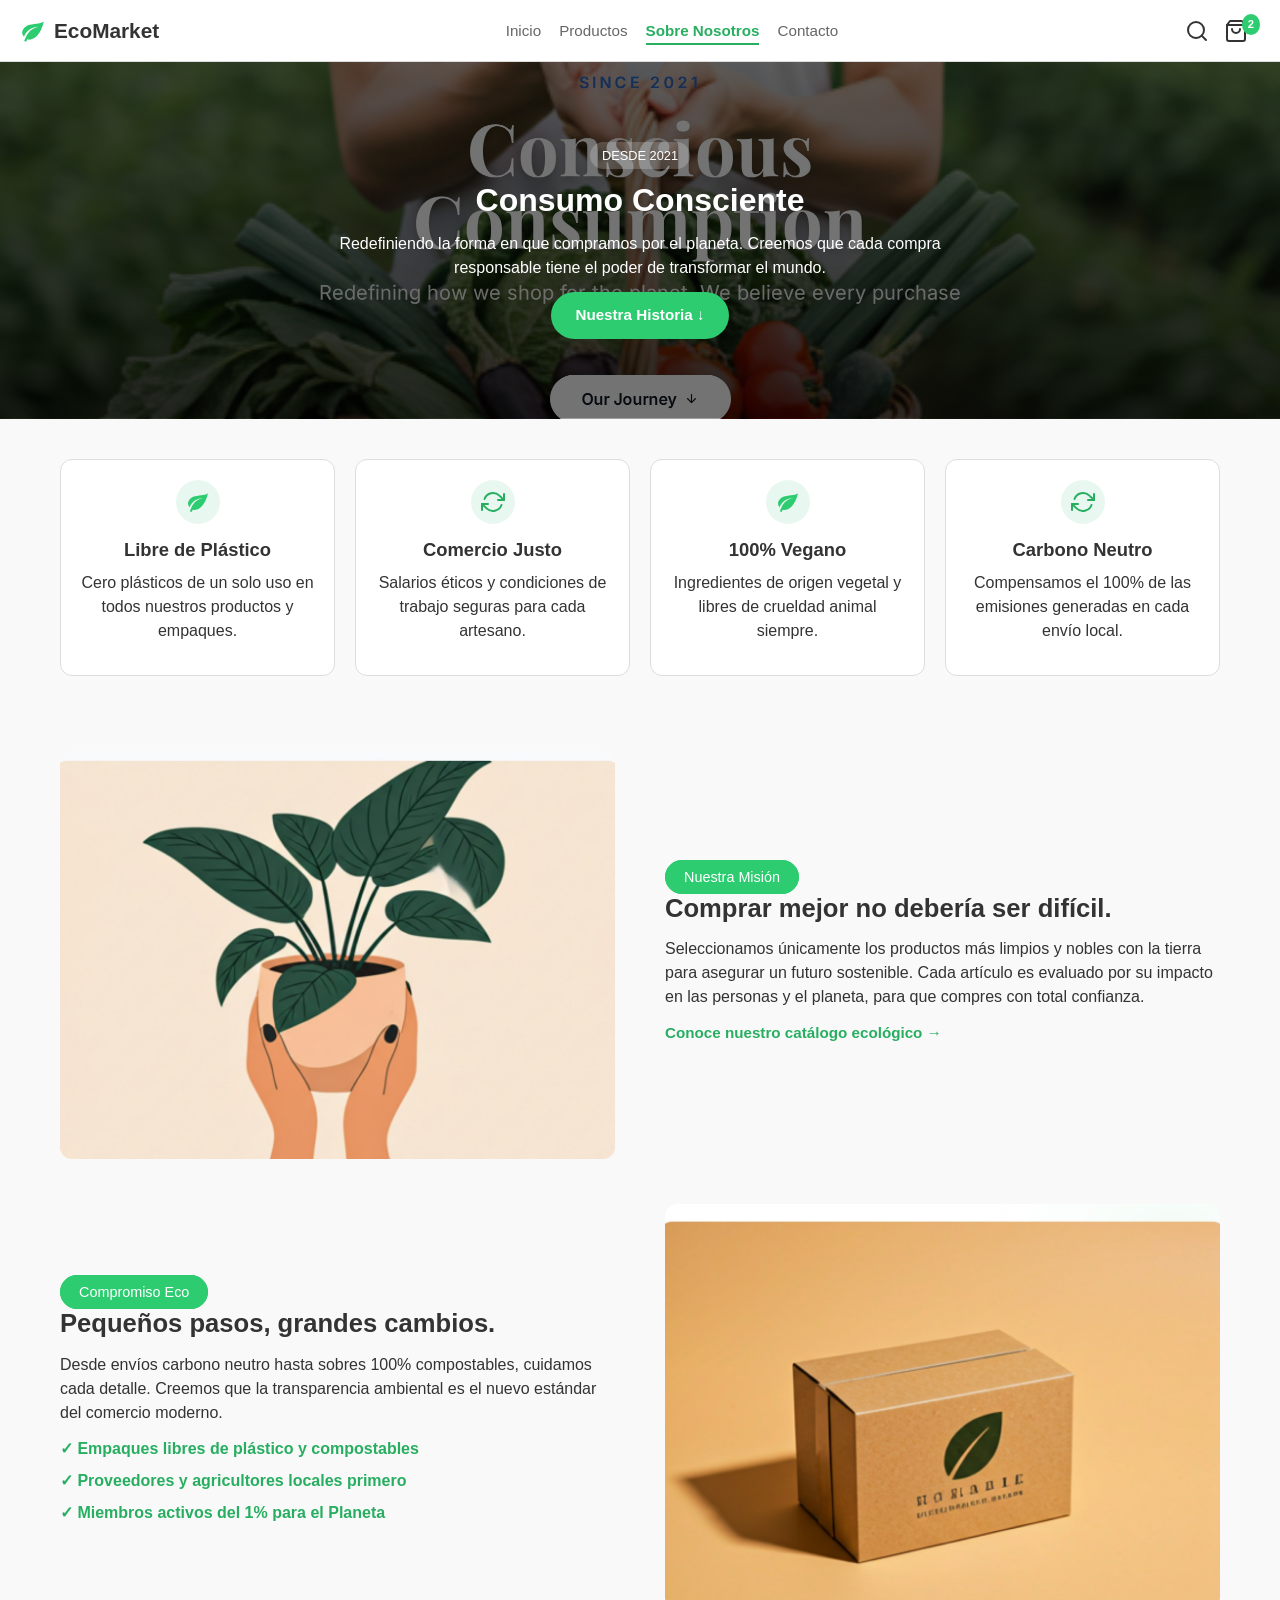
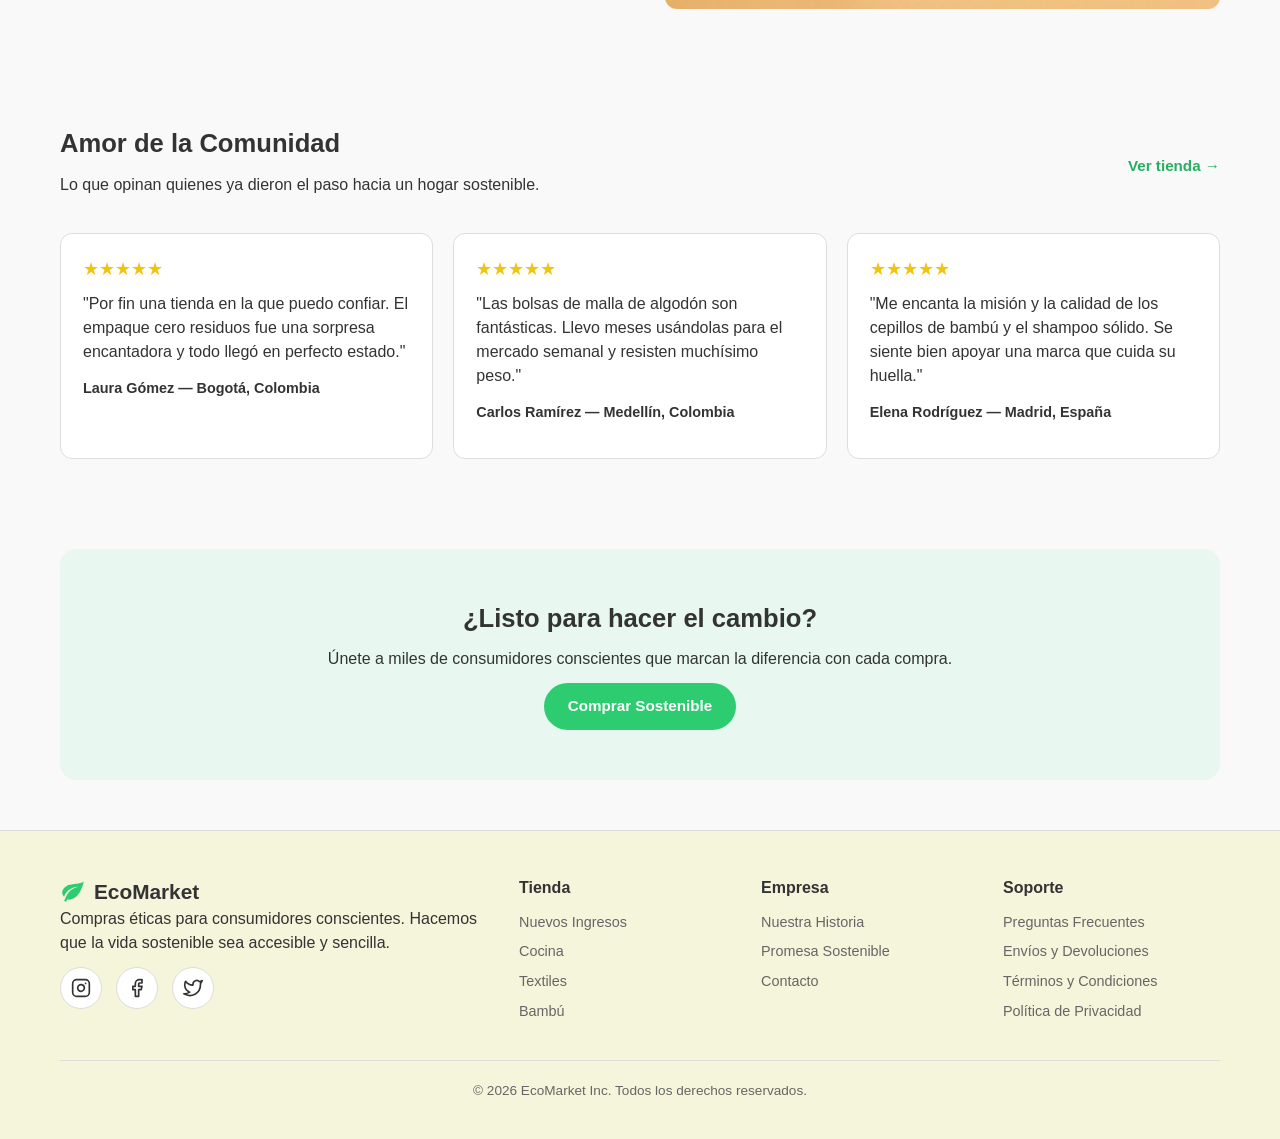
<file: views/sobre-nosotros.html>
<!DOCTYPE html>
<html lang="es">
<head>
  <meta charset="UTF-8">
  <meta name="viewport" content="width=device-width, initial-scale=1.0">
  <title>Sobre Nosotros - EcoMarket</title>
  <!-- hojas de estilo -->
  <link rel="stylesheet" href="../css/main.css">
  <link rel="stylesheet" href="../css/layout.css">
  <link rel="stylesheet" href="../css/components.css">
  <link rel="stylesheet" href="../css/animations.css">
</head>
<body>

  <!-- cabecera principal -->
  <header class="cabecera">
    <a href="../index.html" class="logo">
      <img src="../img/icons/hoja.svg" alt="Logo EcoMarket">
      <span>EcoMarket</span>
    </a>

    <!-- menu principal -->
    <nav>
      <ul class="menu">
        <li><a href="../index.html">Inicio</a></li>
        <li><a href="productos.html">Productos</a></li>
        <li><a href="sobre-nosotros.html" class="activo">Sobre Nosotros</a></li>
        <li><a href="contacto.html">Contacto</a></li>
      </ul>
    </nav>

    <!-- iconos de busqueda y carrito -->
    <div class="iconos-nav">
      <a href="productos.html" title="Buscar productos">
        <img src="../img/icons/lupa.svg" alt="Buscar">
      </a>
      <a href="productos.html" class="icono-carrito" title="Ver carrito">
        <img src="../img/icons/carrito.svg" alt="Carrito">
        <span class="contador">2</span>
      </a>
    </div>
  </header>

  <!-- contenido principal -->
  <main>

    <!-- banner hero de sobre nosotros -->
    <section class="hero-nosotros">
      <div class="contenedor">
        <span class="etiqueta-hero">DESDE 2021</span>
        <h1>Consumo Consciente</h1>
        <p>Redefiniendo la forma en que compramos por el planeta. Creemos que cada compra responsable tiene el poder de transformar el mundo.</p>
        <a href="#nuestra-historia" class="btn btn-verde">Nuestra Historia &darr;</a>
      </div>
    </section>

    <div class="contenedor">

      <!-- lista de 4 principios ecologicos -->
      <section class="grid-principios">

        <!-- principio 1 -->
        <article class="item-principio">
          <div class="icono-principio">
            <img src="../img/icons/hoja.svg" alt="Libre de Plástico">
          </div>
          <h3>Libre de Plástico</h3>
          <p>Cero plásticos de un solo uso en todos nuestros productos y empaques.</p>
        </article>

        <!-- principio 2 -->
        <article class="item-principio">
          <div class="icono-principio">
            <img src="../img/icons/reciclaje.svg" alt="Comercio Justo">
          </div>
          <h3>Comercio Justo</h3>
          <p>Salarios éticos y condiciones de trabajo seguras para cada artesano.</p>
        </article>

        <!-- principio 3 -->
        <article class="item-principio">
          <div class="icono-principio">
            <img src="../img/icons/hoja.svg" alt="100% Vegano">
          </div>
          <h3>100% Vegano</h3>
          <p>Ingredientes de origen vegetal y libres de crueldad animal siempre.</p>
        </article>

        <!-- principio 4 -->
        <article class="item-principio">
          <div class="icono-principio">
            <img src="../img/icons/reciclaje.svg" alt="Carbono Neutro">
          </div>
          <h3>Carbono Neutro</h3>
          <p>Compensamos el 100% de las emisiones generadas en cada envío local.</p>
        </article>

      </section>

      <!-- seccion de historia con flexbox (columna en movil, fila en desktop) -->
      <section id="nuestra-historia" class="seccion">

        <!-- bloque 1: nuestra mision -->
        <article class="fila-historia">
          <div class="columna-imagen">
            <img src="../img/hero/nuestra-mision.jpg" alt="Planta sostenible en manos">
          </div>
          <div class="columna-texto">
            <span class="pastilla activo">Nuestra Misión</span>
            <h2>Comprar mejor no debería ser difícil.</h2>
            <p>Seleccionamos únicamente los productos más limpios y nobles con la tierra para asegurar un futuro sostenible. Cada artículo es evaluado por su impacto en las personas y el planeta, para que compres con total confianza.</p>
            <a href="productos.html" class="enlace-ver">Conoce nuestro catálogo ecológico &rarr;</a>
          </div>
        </article>

        <!-- bloque 2: compromiso ecologico -->
        <article class="fila-historia fila-invertida">
          <div class="columna-imagen">
            <img src="../img/hero/compromiso-eco.jpg" alt="Caja de envío ecológica compostable">
          </div>
          <div class="columna-texto">
            <span class="pastilla activo">Compromiso Eco</span>
            <h2>Pequeños pasos, grandes cambios.</h2>
            <p>Desde envíos carbono neutro hasta sobres 100% compostables, cuidamos cada detalle. Creemos que la transparencia ambiental es el nuevo estándar del comercio moderno.</p>
            <ul class="lista-checks">
              <li>&check; Empaques libres de plástico y compostables</li>
              <li>&check; Proveedores y agricultores locales primero</li>
              <li>&check; Miembros activos del 1% para el Planeta</li>
            </ul>
          </div>
        </article>

      </section>

      <!-- seccion de testimonios con scroll horizontal y hover -->
      <section class="seccion">
        <div class="encabezado-seccion">
          <div>
            <h2>Amor de la Comunidad</h2>
            <p>Lo que opinan quienes ya dieron el paso hacia un hogar sostenible.</p>
          </div>
          <a href="productos.html" class="enlace-ver">Ver tienda &rarr;</a>
        </div>

        <div class="carrusel-testimonios">

          <!-- testimonio 1 -->
          <article class="tarjeta-testimonio">
            <div class="estrellas">&#9733;&#9733;&#9733;&#9733;&#9733;</div>
            <p>"Por fin una tienda en la que puedo confiar. El empaque cero residuos fue una sorpresa encantadora y todo llegó en perfecto estado."</p>
            <p class="autor-testimonio">Laura Gómez &mdash; Bogotá, Colombia</p>
          </article>

          <!-- testimonio 2 -->
          <article class="tarjeta-testimonio">
            <div class="estrellas">&#9733;&#9733;&#9733;&#9733;&#9733;</div>
            <p>"Las bolsas de malla de algodón son fantásticas. Llevo meses usándolas para el mercado semanal y resisten muchísimo peso."</p>
            <p class="autor-testimonio">Carlos Ramírez &mdash; Medellín, Colombia</p>
          </article>

          <!-- testimonio 3 -->
          <article class="tarjeta-testimonio">
            <div class="estrellas">&#9733;&#9733;&#9733;&#9733;&#9733;</div>
            <p>"Me encanta la misión y la calidad de los cepillos de bambú y el shampoo sólido. Se siente bien apoyar una marca que cuida su huella."</p>
            <p class="autor-testimonio">Elena Rodríguez &mdash; Madrid, España</p>
          </article>

        </div>
      </section>

      <!-- llamado a la accion final -->
      <section class="cta-final">
        <h2>¿Listo para hacer el cambio?</h2>
        <p>Únete a miles de consumidores conscientes que marcan la diferencia con cada compra.</p>
        <a href="productos.html" class="btn btn-verde">Comprar Sostenible</a>
      </section>

    </div>

  </main>

  <!-- pie de pagina -->
  <footer class="pie">
    <div class="contenedor">
      <div class="columnas-pie">

        <!-- columna 1 info -->
        <div class="columna-pie">
          <a href="../index.html" class="logo">
            <img src="../img/icons/hoja.svg" alt="Logo EcoMarket">
            <span>EcoMarket</span>
          </a>
          <p>Compras éticas para consumidores conscientes. Hacemos que la vida sostenible sea accesible y sencilla.</p>
          <div class="redes-sociales">
            <a href="https://instagram.com" class="icono-red" target="_blank" rel="noopener">
              <img src="../img/icons/instagram.svg" alt="Instagram">
            </a>
            <a href="https://facebook.com" class="icono-red" target="_blank" rel="noopener">
              <img src="../img/icons/facebook.svg" alt="Facebook">
            </a>
            <a href="https://twitter.com" class="icono-red" target="_blank" rel="noopener">
              <img src="../img/icons/twitter.svg" alt="Twitter">
            </a>
          </div>
        </div>

        <!-- columna 2 tienda -->
        <div class="columna-pie">
          <h3>Tienda</h3>
          <ul>
            <li><a href="productos.html">Nuevos Ingresos</a></li>
            <li><a href="productos.html">Cocina</a></li>
            <li><a href="productos.html">Textiles</a></li>
            <li><a href="productos.html">Bambú</a></li>
          </ul>
        </div>

        <!-- columna 3 empresa -->
        <div class="columna-pie">
          <h3>Empresa</h3>
          <ul>
            <li><a href="sobre-nosotros.html">Nuestra Historia</a></li>
            <li><a href="sobre-nosotros.html">Promesa Sostenible</a></li>
            <li><a href="contacto.html">Contacto</a></li>
          </ul>
        </div>

        <!-- columna 4 soporte -->
        <div class="columna-pie">
          <h3>Soporte</h3>
          <ul>
            <li><a href="contacto.html">Preguntas Frecuentes</a></li>
            <li><a href="contacto.html">Envíos y Devoluciones</a></li>
            <li><a href="contacto.html">Términos y Condiciones</a></li>
            <li><a href="contacto.html">Política de Privacidad</a></li>
          </ul>
        </div>

      </div>

      <div class="derechos">
        <p>&copy; 2026 EcoMarket Inc. Todos los derechos reservados.</p>
      </div>
    </div>
  </footer>

</body>
</html>
</file>
<file: css/main.css>
/* colores de la tienda */
:root {
  --verde-claro: #2ecc71;
  --verde-oscuro: #27ae60;
  --beige: #f5f5dc;
  --blanco: #ffffff;
  --gris-fondo: #f9f9f9;
  --gris-borde: #dddddd;
  --gris-texto: #666666;
  --texto: #333333;
  --rojo-error: #e74c3c;
}

/* reset basico */
* {
  margin: 0;
  padding: 0;
  box-sizing: border-box;
}

/* estilos generales del cuerpo */
body {
  font-family: Arial, Helvetica, sans-serif;
  background-color: var(--gris-fondo);
  color: var(--texto);
  line-height: 1.5;
}

/* titulos */
h1 {
  font-size: 2rem;
  margin-bottom: 12px;
  line-height: 1.2;
}

h2 {
  font-size: 1.6rem;
  margin-bottom: 10px;
}

h3 {
  font-size: 1.15rem;
  margin-bottom: 8px;
}

p {
  margin-bottom: 12px;
}

/* enlaces e imagenes */
a {
  text-decoration: none;
  color: inherit;
}

ul {
  list-style: none;
}

img {
  max-width: 100%;
  display: block;
}
</file>
<file: css/layout.css>
/* contenedor centrado */
.contenedor {
  max-width: 1200px;
  margin: 0 auto;
  padding: 0 20px;
}

/* cabecera y navegacion */
.cabecera {
  background-color: var(--blanco);
  border-bottom: 1px solid var(--gris-borde);
  padding: 15px 20px;
  display: flex;
  flex-wrap: wrap;
  justify-content: space-between;
  align-items: center;
  gap: 15px;
}

.logo {
  display: flex;
  align-items: center;
  gap: 8px;
  font-size: 1.3rem;
  font-weight: bold;
  color: var(--texto);
}

.logo img {
  width: 26px;
  height: 26px;
}

.menu {
  display: flex;
  flex-wrap: wrap;
  gap: 18px;
}

.menu a {
  font-size: 0.95rem;
  color: var(--gris-texto);
  padding-bottom: 4px;
}

.menu a.activo {
  color: var(--verde-oscuro);
  font-weight: bold;
  border-bottom: 2px solid var(--verde-oscuro);
}

.iconos-nav {
  display: flex;
  align-items: center;
  gap: 15px;
}

.icono-carrito {
  position: relative;
  display: flex;
  align-items: center;
}

.contador {
  background-color: var(--verde-claro);
  color: var(--blanco);
  font-size: 0.7rem;
  font-weight: bold;
  padding: 2px 6px;
  border-radius: 50%;
  margin-left: -6px;
  margin-top: -12px;
}

/* banner principal hero */
.hero {
  background-image: linear-gradient(rgba(0, 0, 0, 0.55), rgba(0, 0, 0, 0.55)), url("../img/hero/hero-inicio.jpg");
  background-size: cover;
  background-position: center;
  color: var(--blanco);
  padding: 70px 20px;
  margin-bottom: 35px;
}

.hero-contenido {
  max-width: 600px;
}

.hero p {
  font-size: 1.05rem;
  margin-bottom: 24px;
  color: #eeeeee;
}

.botones-hero {
  display: flex;
  flex-wrap: wrap;
  gap: 12px;
}

/* secciones generales */
.seccion {
  padding: 35px 0;
}

.encabezado-seccion {
  display: flex;
  flex-wrap: wrap;
  justify-content: space-between;
  align-items: center;
  margin-bottom: 24px;
  gap: 10px;
}

.enlace-ver {
  color: var(--verde-oscuro);
  font-weight: bold;
  font-size: 0.95rem;
}

/* grillas en movil (1 columna por defecto) */
.grid-destacados,
.contenedor-tarjetas {
  display: grid;
  grid-template-columns: 1fr;
  gap: 24px;
  margin-bottom: 40px;
}

.layout-catalogo {
  display: grid;
  grid-template-columns: 1fr;
  gap: 30px;
  padding: 30px 0;
}

.grid-catalogo {
  display: grid;
  grid-template-columns: 1fr;
  gap: 20px;
}

/* secciones de sobre nosotros */
.hero-nosotros {
  background-image: linear-gradient(rgba(0, 0, 0, 0.55), rgba(0, 0, 0, 0.55)), url("../img/hero/hero-nosotros.jpg");
  background-size: cover;
  background-position: center;
  color: var(--blanco);
  text-align: center;
  padding: 80px 20px;
}

.hero-nosotros .contenedor {
  max-width: 650px;
}

.grid-principios {
  display: grid;
  grid-template-columns: 1fr;
  gap: 20px;
  padding: 40px 0;
  text-align: center;
}

/* historia con flexbox en columna para movil */
.fila-historia {
  display: flex;
  flex-direction: column;
  gap: 25px;
  margin-bottom: 45px;
}

.columna-imagen,
.columna-texto {
  flex: 1;
}

.columna-imagen img {
  border-radius: 12px;
  width: 100%;
}

/* estructura de contacto */
.cabecera-contacto {
  text-align: center;
  padding: 40px 20px 20px;
  max-width: 600px;
  margin: 0 auto;
}

.layout-contacto {
  display: grid;
  grid-template-columns: 1fr;
  gap: 30px;
  padding: 20px 0 50px;
}

.grid-datos-contacto {
  display: grid;
  grid-template-columns: 1fr;
  gap: 15px;
  margin: 20px 0;
}

/* pie de pagina */
.pie {
  background-color: var(--beige);
  padding: 45px 20px 25px;
  margin-top: 50px;
  border-top: 1px solid var(--gris-borde);
}

.columnas-pie {
  display: grid;
  grid-template-columns: 1fr;
  gap: 25px;
  margin-bottom: 30px;
}

.columna-pie h3 {
  font-size: 1rem;
  margin-bottom: 12px;
}

.columna-pie ul li {
  margin-bottom: 8px;
  font-size: 0.9rem;
  color: var(--gris-texto);
}

.derechos {
  border-top: 1px solid var(--gris-borde);
  padding-top: 20px;
  text-align: center;
  font-size: 0.85rem;
  color: var(--gris-texto);
}

/* pasa a 2 columnas en tablet */
@media (min-width: 768px) {
  .grid-destacados,
  .contenedor-tarjetas {
    grid-template-columns: repeat(2, 1fr);
  }

  .grid-catalogo {
    grid-template-columns: repeat(2, 1fr);
  }

  .grid-principios {
    grid-template-columns: repeat(2, 1fr);
  }

  .grid-datos-contacto {
    grid-template-columns: repeat(2, 1fr);
  }

  .columnas-pie {
    grid-template-columns: repeat(2, 1fr);
  }
}

/* pasa a 3 y 4 columnas en desktop */
@media (min-width: 1024px) {
  .hero {
    padding: 110px 40px;
  }

  .grid-destacados,
  .contenedor-tarjetas {
    grid-template-columns: repeat(3, 1fr);
  }

  .layout-catalogo {
    grid-template-columns: 260px 1fr;
    align-items: start;
  }

  .sidebar {
    position: sticky;
    top: 20px;
  }

  .grid-catalogo {
    grid-template-columns: repeat(4, 1fr);
  }

  .grid-principios {
    grid-template-columns: repeat(4, 1fr);
  }

  .fila-historia {
    flex-direction: row;
    align-items: center;
    gap: 50px;
  }

  .fila-invertida {
    flex-direction: row-reverse;
  }

  .layout-contacto {
    grid-template-columns: 1fr 1fr;
    align-items: start;
  }

  .columnas-pie {
    grid-template-columns: 2fr 1fr 1fr 1fr;
  }
}
</file>
<file: css/components.css>
/* botones reutilizables */
.btn {
  display: inline-block;
  padding: 12px 24px;
  border-radius: 25px;
  font-size: 0.95rem;
  font-weight: bold;
  text-align: center;
  cursor: pointer;
  border: none;
}

.btn-verde {
  background-color: var(--verde-claro);
  color: var(--blanco);
}

.btn-borde {
  background-color: rgba(255, 255, 255, 0.15);
  color: var(--blanco);
  border: 1px solid var(--blanco);
}

.btn-carrito {
  display: block;
  width: 100%;
  padding: 10px;
  background-color: var(--gris-fondo);
  color: var(--texto);
  border: 1px solid var(--gris-borde);
  border-radius: 8px;
  font-weight: bold;
  text-align: center;
  cursor: pointer;
}

/* pastillas de categorias */
.filtros-rapidos {
  display: flex;
  flex-wrap: wrap;
  gap: 10px;
  margin-bottom: 30px;
}

.pastilla {
  padding: 8px 18px;
  border-radius: 20px;
  background-color: var(--blanco);
  border: 1px solid var(--gris-borde);
  font-size: 0.9rem;
  color: var(--texto);
}

.pastilla.activo {
  background-color: var(--verde-claro);
  color: var(--blanco);
  border-color: var(--verde-claro);
}

/* etiquetas y badges */
.etiqueta-hero {
  display: inline-block;
  background-color: rgba(255, 255, 255, 0.2);
  color: var(--blanco);
  padding: 4px 12px;
  border-radius: 15px;
  font-size: 0.8rem;
  margin-bottom: 12px;
}

.badge {
  position: absolute;
  top: 12px;
  left: 12px;
  background-color: var(--verde-claro);
  color: var(--blanco);
  font-size: 0.7rem;
  font-weight: bold;
  padding: 4px 10px;
  border-radius: 12px;
  text-transform: uppercase;
}

.badge.agotado {
  background-color: var(--rojo-error);
}

/* tarjetas de productos */
.card,
.tarjeta {
  background-color: var(--blanco);
  border-radius: 12px;
  border: 1px solid var(--gris-borde);
  overflow: hidden;
  display: flex;
  flex-direction: column;
  justify-content: space-between;
}

.imagen-tarjeta {
  position: relative;
  height: 200px;
  background-color: #eeeeee;
}

.imagen-tarjeta img {
  width: 100%;
  height: 100%;
  object-fit: cover;
}

/* boton de favoritos en la esquina */
.btn-favorito {
  position: absolute;
  top: 12px;
  right: 12px;
  width: 32px;
  height: 32px;
  border-radius: 50%;
  background-color: var(--blanco);
  color: var(--gris-texto);
  display: flex;
  align-items: center;
  justify-content: center;
  font-size: 1rem;
  border: 1px solid var(--gris-borde);
  cursor: pointer;
}

.info-tarjeta {
  padding: 16px;
}

.fila-titulo {
  display: flex;
  justify-content: space-between;
  align-items: center;
  gap: 8px;
  margin-bottom: 6px;
}

.precio {
  color: var(--verde-oscuro);
  font-weight: bold;
  font-size: 1.05rem;
}

.descripcion-corta {
  font-size: 0.85rem;
  color: var(--gris-texto);
  margin-bottom: 14px;
}

/* banner de boletin */
.boletin {
  background-color: var(--verde-claro);
  color: var(--blanco);
  padding: 35px 25px;
  border-radius: 16px;
  margin: 20px 0 40px;
}

.form-boletin {
  display: flex;
  flex-wrap: wrap;
  gap: 10px;
  margin-top: 15px;
  max-width: 480px;
}

.form-boletin input {
  flex: 1;
  min-width: 200px;
  padding: 12px 16px;
  border-radius: 25px;
  border: none;
}

.form-boletin button {
  background-color: var(--blanco);
  color: var(--verde-oscuro);
}

/* buscador y sidebar de filtros */
.barra-superior-catalogo {
  display: flex;
  flex-wrap: wrap;
  justify-content: space-between;
  align-items: center;
  gap: 15px;
  padding-top: 25px;
}

.buscador {
  display: flex;
  align-items: center;
  gap: 8px;
  background-color: var(--blanco);
  border: 1px solid var(--gris-borde);
  padding: 8px 14px;
  border-radius: 25px;
  min-width: 250px;
}

.buscador input {
  border: none;
  outline: none;
  width: 100%;
  font-size: 0.9rem;
}

.sidebar {
  display: flex;
  flex-direction: column;
  gap: 20px;
}

.bloque-filtro {
  background-color: var(--blanco);
  border: 1px solid var(--gris-borde);
  border-radius: 12px;
  padding: 18px;
}

.lista-filtros li {
  margin-bottom: 10px;
  font-size: 0.9rem;
}

.lista-filtros label {
  display: flex;
  align-items: center;
  gap: 8px;
  cursor: pointer;
}

.rango-precio {
  width: 100%;
  margin: 10px 0;
  accent-color: var(--verde-oscuro);
}

.cajas-precio {
  display: flex;
  justify-content: space-between;
  gap: 10px;
  font-size: 0.85rem;
}

.cajas-precio span {
  background-color: var(--gris-fondo);
  border: 1px solid var(--gris-borde);
  padding: 6px 12px;
  border-radius: 6px;
  flex: 1;
  text-align: center;
}

/* paginacion del catalogo */
.paginacion {
  display: flex;
  justify-content: center;
  gap: 8px;
  margin-top: 35px;
}

.pagina {
  padding: 8px 14px;
  background-color: var(--blanco);
  border: 1px solid var(--gris-borde);
  border-radius: 6px;
  font-weight: bold;
  font-size: 0.9rem;
}

.pagina.activo {
  background-color: var(--verde-oscuro);
  color: var(--blanco);
  border-color: var(--verde-oscuro);
}

/* componentes de sobre nosotros */
.item-principio {
  background-color: var(--blanco);
  padding: 20px;
  border-radius: 12px;
  border: 1px solid var(--gris-borde);
}

.icono-principio {
  width: 44px;
  height: 44px;
  background-color: #e8f8f0;
  border-radius: 50%;
  display: flex;
  align-items: center;
  justify-content: center;
  margin: 0 auto 12px;
}

.lista-checks li {
  margin-bottom: 8px;
  font-weight: bold;
  color: var(--verde-oscuro);
}

/* carrusel horizontal de testimonios */
.carrusel-testimonios {
  display: flex;
  gap: 20px;
  overflow-x: auto;
  padding-bottom: 15px;
}

.tarjeta-testimonio {
  min-width: 280px;
  flex: 1;
  background-color: var(--blanco);
  border: 1px solid var(--gris-borde);
  border-radius: 12px;
  padding: 22px;
}

.estrellas {
  color: #f1c40f;
  margin-bottom: 10px;
  font-size: 1.1rem;
}

.autor-testimonio {
  margin-top: 14px;
  font-weight: bold;
  font-size: 0.9rem;
}

.cta-final {
  background-color: #e8f8f0;
  text-align: center;
  padding: 50px 20px;
  border-radius: 16px;
  margin: 40px 0;
}

/* componentes de contacto */
.formulario-contacto {
  background-color: var(--blanco);
  padding: 28px;
  border-radius: 12px;
  border: 1px solid var(--gris-borde);
}

.campo {
  margin-bottom: 18px;
}

.campo label {
  display: block;
  font-weight: bold;
  margin-bottom: 6px;
  font-size: 0.9rem;
}

.campo input,
.campo textarea {
  width: 100%;
  padding: 12px;
  border: 2px solid var(--gris-borde);
  border-radius: 8px;
  font-size: 0.95rem;
  font-family: inherit;
  outline: none;
}

.caja-mapa {
  position: relative;
  border-radius: 12px;
  overflow: hidden;
  border: 1px solid var(--gris-borde);
}

.caja-mapa img {
  width: 100%;
  height: 240px;
  object-fit: cover;
}

.info-mapa {
  position: absolute;
  bottom: 0;
  left: 0;
  right: 0;
  background-color: rgba(0, 0, 0, 0.65);
  color: var(--blanco);
  padding: 15px;
}

.caja-dato {
  background-color: var(--blanco);
  border: 1px solid var(--gris-borde);
  border-radius: 10px;
  padding: 16px;
}

.redes-sociales {
  display: flex;
  gap: 14px;
  margin-top: 12px;
}

.icono-red {
  width: 42px;
  height: 42px;
  background-color: var(--blanco);
  border: 1px solid var(--gris-borde);
  border-radius: 50%;
  display: flex;
  align-items: center;
  justify-content: center;
}

.icono-red img {
  width: 20px;
  height: 20px;
}
</file>
<file: css/animations.css>
/* animacion suave al cargar el banner */
@keyframes aparecer {
  from {
    opacity: 0;
    transform: translateY(10px);
  }
  to {
    opacity: 1;
    transform: translateY(0);
  }
}

.hero-contenido {
  animation: aparecer 0.6s ease-out;
}

/* sube la tarjeta al pasar el mouse */
.card,
.tarjeta,
.tarjeta-testimonio {
  transition: transform 0.3s ease, box-shadow 0.3s ease;
}

.card:hover,
.tarjeta:hover,
.tarjeta-testimonio:hover {
  transform: translateY(-5px);
  box-shadow: 0 8px 18px rgba(0, 0, 0, 0.1);
}

/* efectos en botones y enlaces */
.btn,
.btn-carrito,
.pastilla,
.pagina {
  transition: background-color 0.2s ease, color 0.2s ease, transform 0.1s ease;
}

.btn-verde:hover {
  background-color: var(--verde-oscuro);
}

.btn-carrito:hover {
  background-color: var(--verde-claro);
  color: var(--blanco);
  border-color: var(--verde-claro);
}

.btn:active,
.btn-carrito:active {
  transform: scale(0.97);
}

.menu a:hover {
  color: var(--verde-oscuro);
}

/* cambio de color en favoritos sin js usando target y active */
.btn-favorito {
  transition: background-color 0.2s ease, color 0.2s ease, transform 0.2s ease;
}

.btn-favorito:hover {
  border-color: var(--rojo-error);
  color: var(--rojo-error);
}

.btn-favorito:active,
.btn-favorito:target {
  background-color: var(--rojo-error);
  color: var(--blanco);
  border-color: var(--rojo-error);
  transform: scale(1.1);
}

/* validacion del formulario con bordes verde y rojo */
.campo input,
.campo textarea {
  transition: border-color 0.2s ease;
}

.campo input:valid,
.campo textarea:valid {
  border-color: var(--verde-claro);
}

.campo input:invalid:not(:placeholder-shown),
.campo textarea:invalid:not(:placeholder-shown) {
  border-color: var(--rojo-error);
}

/* aumenta iconos de redes sociales al pasar el mouse */
.icono-red {
  transition: transform 0.2s ease, border-color 0.2s ease;
}

.icono-red:hover {
  transform: scale(1.15);
  border-color: var(--verde-oscuro);
}
</file>
